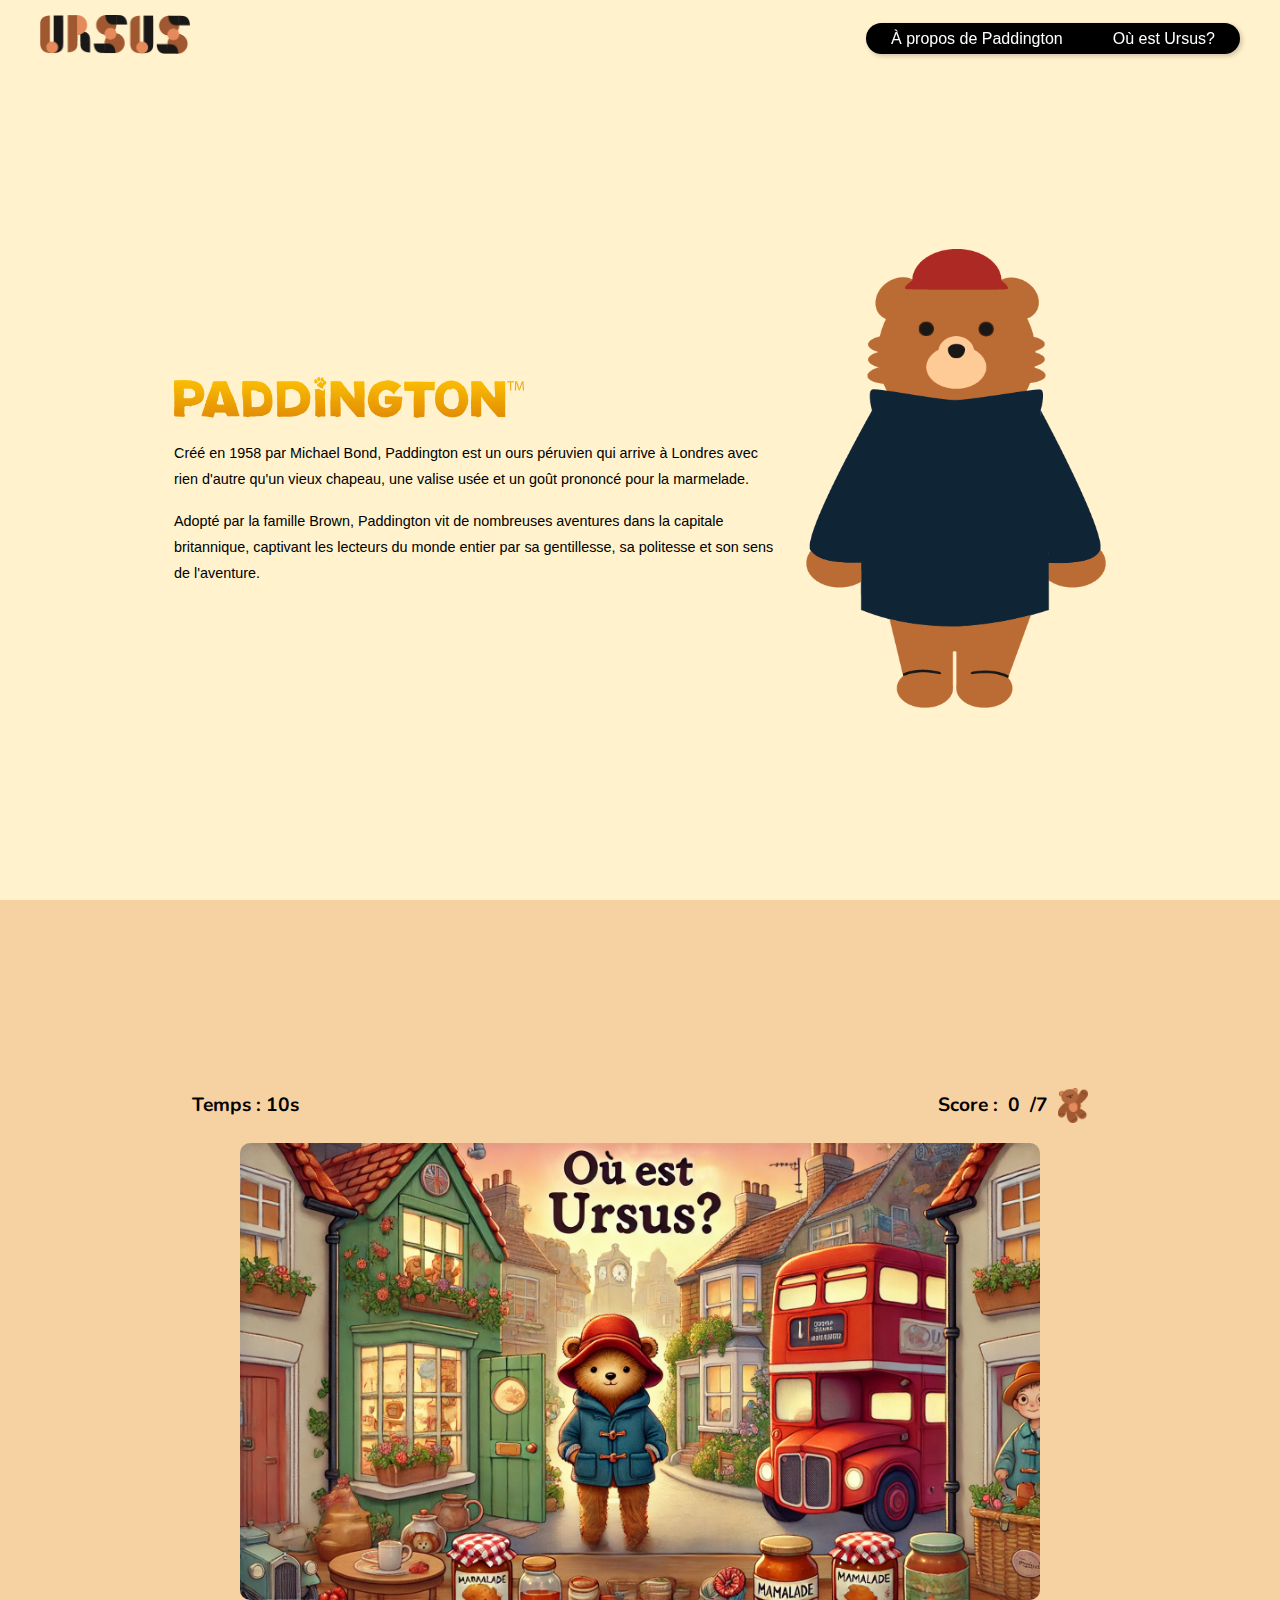
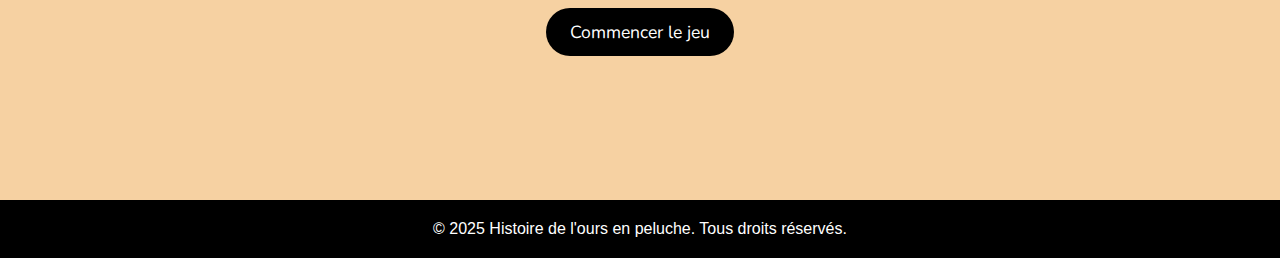
<file: paddington.html>
<!DOCTYPE html>
<html lang="fr">
<head>
    <meta charset="UTF-8">
    <meta name="viewport" content="width=device-width, initial-scale=1.0, maximum-scale=1.0, user-scalable=no">
    <title>Paddington - L'ours venu du Pérou</title>
    <meta name="description" content="Découvrez l'histoire de Paddington, l'ours péruvien qui a conquis le cœur de Londres et du monde entier.">
    <link rel="stylesheet" href="paddington.css">
    <link rel="preconnect" href="https://fonts.googleapis.com">
    <link rel="preconnect" href="https://fonts.gstatic.com" crossorigin>
    <link href="https://fonts.googleapis.com/css2?family=Nunito:ital,wght@0,200..1000;1,200..1000&family=Quicksand:wght@300..700&display=swap" rel="stylesheet">
</head>
<body>
    <header>
        <div class="header-content">
            <a href="index.html"><img src="images/LogoUrsus.png" width="150" alt="Logo Ursus"></a>
            <button class="menu-toggle" aria-label="Toggle menu">
                <span></span>
                <span></span>
                <span></span>
            </button>
            <nav class="main-nav">
                <ul>
                    <li><a href="#section1">À propos de Paddington</a></li>
                    <li><a href="#section2">Où est Ursus?</a></li>
                </ul>
            </nav>
        </div>
    </header>

    <main>
        <section id="section1" class="section">
            <div class="section-container">
                <div class="text-container">
                    <img src="images/paddingtontext.png" width="400" alt="Paddington">
                    <p>Créé en 1958 par Michael Bond, Paddington est un ours péruvien qui arrive à Londres avec rien d'autre qu'un vieux chapeau, une valise usée et un goût prononcé pour la marmelade.</p>
                    <p>Adopté par la famille Brown, Paddington vit de nombreuses aventures dans la capitale britannique, captivant les lecteurs du monde entier par sa gentillesse, sa politesse et son sens de l'aventure.</p>
                </div>
                <div class="image-container">
                    <img src="images/paddingtonimg.png" alt="Paddington" class="main-image">
                </div>
            </div>
        </section>

        <section id="section2" class="section">
            <div class="section-container game-section">
                <div class="game-interface">
                    <div class="game-stats">
                        <div class="timer">Temps : <span id="timer">10</span>s</div>
                        <div class="score">
                            Score : <span id="score">0</span>/7
                            <img src="images/oursursus.png" alt="Ursus" class="score-icon">
                        </div>
                    </div>
                    <div id="game-container" class="game-container">
                        <img id="game-image" src="images/Covergame.png" alt="Trouve Ursus" class="game-image">
                        <button id="start-game" class="start-button">Commencer le jeu</button>
                        <div id="success-message" class="success-message hidden">
                            Bravo, tu as trouvé Ursus !
                        </div>
                    </div>
                    <div id="game-over" class="game-over hidden">
                        <h3>Partie terminée!</h3>
                        <p>Score final: <span id="final-score">0</span>/7</p>
                        <button id="replay-button" class="replay-button">Rejouer</button>
                    </div>
                </div>
            </div>
        </section>
    </main>

    <footer>
        <p>&copy; 2025 Histoire de l'ours en peluche. Tous droits réservés.</p>
    </footer>

    <script src="paddington.js"></script>
</body>
</html>
</file>
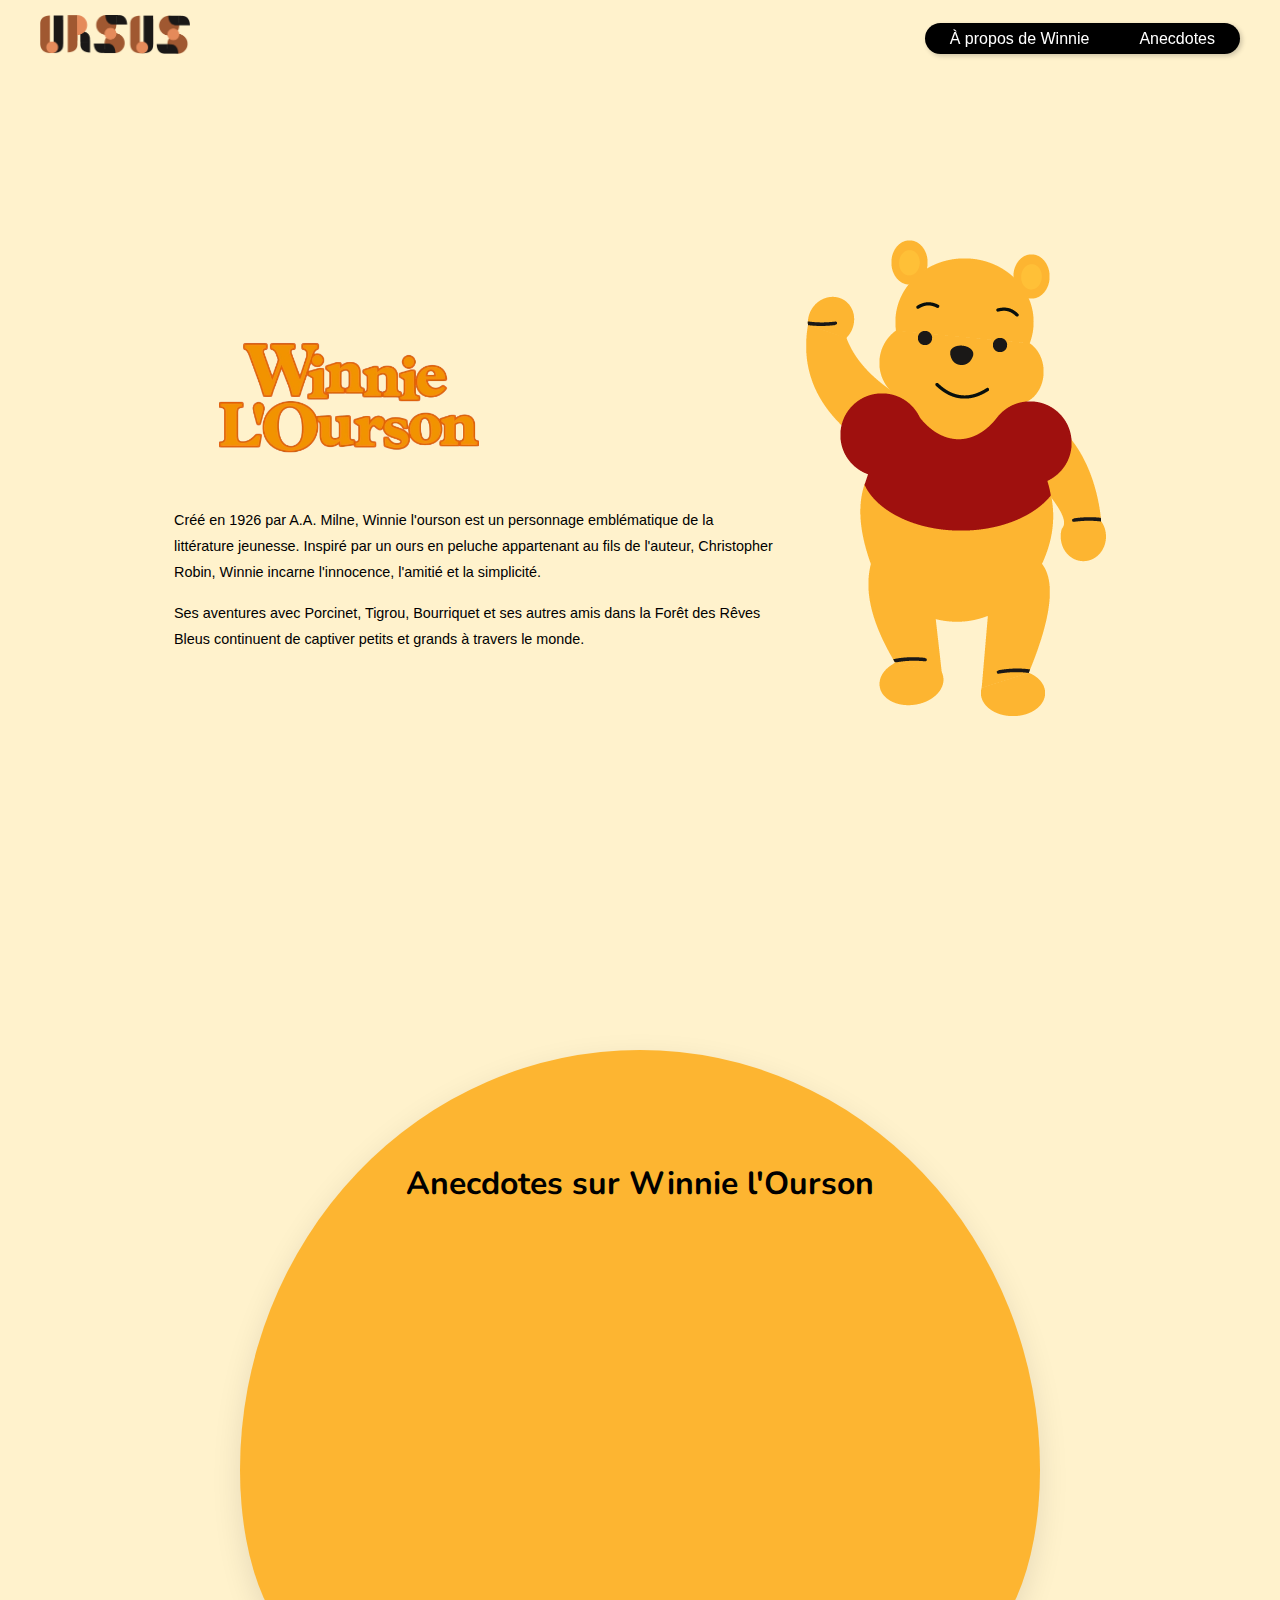
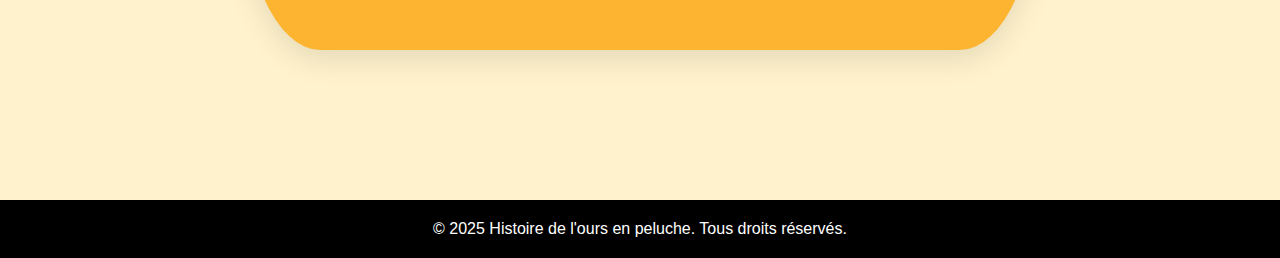
<file: winnie.html>
<!DOCTYPE html>
<html lang="fr">
<head>
    <meta charset="UTF-8">
    <meta name="viewport" content="width=device-width, initial-scale=1.0">
    <title>Winnie l'ourson</title>
    <link rel="stylesheet" href="winnie.css">
    <link rel="preconnect" href="https://fonts.googleapis.com">
    <link rel="preconnect" href="https://fonts.gstatic.com" crossorigin>
    <link href="https://fonts.googleapis.com/css2?family=Nunito:ital,wght@0,200..1000;1,200..1000&family=Quicksand:wght@300..700&display=swap" rel="stylesheet">
</head>
<body>
    <header>
        <div class="header-content">
            <a href="index.html"><img src="images/LogoUrsus.png" width="150" alt="Logo Ursus"></a>
            <button class="menu-toggle" aria-label="Toggle menu">
                <span></span>
                <span></span>
                <span></span>
            </button>
            <nav class="main-nav">
                <ul>
                    <li><a href="#section1">À propos de Winnie</a></li>
                    <li><a href="#section2">Anecdotes</a></li>
                </ul>
            </nav>
        </div>
    </header>


    <main>
        <section id="section1" class="section">
            <div class="section-container">
                <div class="text-container">
                    <img src="images/winnietext.png" width="400px" alt="">
                    <p>Créé en 1926 par A.A. Milne, Winnie l'ourson est un personnage emblématique de la littérature jeunesse. Inspiré par un ours en peluche appartenant au fils de l'auteur, Christopher Robin, Winnie incarne l'innocence, l'amitié et la simplicité.</p>
                    <p>Ses aventures avec Porcinet, Tigrou, Bourriquet et ses autres amis dans la Forêt des Rêves Bleus continuent de captiver petits et grands à travers le monde.</p>
                </div>
                <div class="image-container">
                    <img src="images/winnieimg.png" alt="Winnie l'ourson et ses amis" class="main-image">
                </div>
            </div>
        </section>
        <section id="section2" class="section">
            <div class="honey-jar">

                <div class="anecdotes-container">
                    <h2>Anecdotes sur Winnie l'Ourson</h2>
                    <div class="anecdote-list">
                        <div class="anecdote-item">
                            <p>Le nom "Winnie" vient d'un ours noir canadien nommé Winnipeg</p>
                        </div>
                        <div class="anecdote-item">
                            <p>Le livre original a été traduit en plus de 50 langues</p>
                        </div>
                        <div class="anecdote-item">
                            <p>Winnie l'ourson a reçu son étoile sur le Walk of Fame d'Hollywood en 2006</p>
                        </div>
                        <div class="anecdote-item">
                            <p>Les droits d'adaptation de Winnie appartiennent à Disney depuis 1961</p>
                        </div>
                        <div class="anecdote-item">
                            <p>Le vrai Christopher Robin a donné son nom au fils de Winnie dans les histoires</p>
                        </div>
                        <div class="anecdote-item">
                            <p>Winnie l'ourson est le personnage préféré de nombreux enfants dans le monde entier</p>
                        </div>
                    </div>
                </div>
            </div>
        </section>
    </main>
    <footer>
        <p>&copy; 2025 Histoire de l'ours en peluche. Tous droits réservés.</p>
    </footer>

    <script src="winnie.js"></script>
</body>
</html>
</file>
<file: paddington.css>
/* Root Variables */
:root {
  --primary-color: #000000;
  --secondary-color: #a67b5b;
  --white: #ffffff;
  --light-background: #f5e1d1;
  --soft-yellow: #fff2cc;
}

/* Global Styles */
* {
  margin: 0;
  padding: 0;
  box-sizing: border-box;
  scroll-behavior: smooth;
}

body {
  font-family: Arial, sans-serif;
  line-height: 1.6;
  overflow-x: hidden;
}

/* Header */
header {
  position: fixed;
  top: 0;
  left: 0;
  right: 0;
  padding: 15px 30px;
  display: flex;
  align-items: center;
  justify-content: space-between;
  z-index: 1000;
}

.header-content {
  display: flex;
  align-items: center;
  width: 100%;
  max-width: 1200px;
  margin: 0 auto;
}

img {
  width: 150px;
}

.main-nav {
  margin-left: auto;
}

.main-nav ul {
  display: flex;
  list-style: none;
  margin: 0;
  padding: 0;
  background: rgb(0, 0, 0);
  border-radius: 30px;
  box-shadow: 2px 2px 5px rgba(0, 0, 0, 0.2);
}

.main-nav ul li {
  margin: 0 15px;
}

.main-nav ul li a {
  color: white;
  text-decoration: none;
  font-size: 1rem;
  transition: opacity 0.3s;
  display: block;
  padding: 3px 10px;
}

.main-nav ul li a:hover {
  opacity: 0.7;
}

/* Section Styles */
.section {
  padding: 8rem 2rem 4rem;
  min-height: 100vh;
  display: flex;
  justify-content: center;
  align-items: center;
}

#section1 {
  background-color: var(--soft-yellow);
  position: relative;
  overflow: hidden;
}

.section-container {
  position: relative;
  z-index: 2;
  max-width: 1200px;
  display: flex;
  flex-wrap: wrap;
  gap: 2rem;
  justify-content: space-between;
  align-items: center;
  padding: 2rem;
}

.text-container {
  flex: 1;
  min-width: 300px;
  max-width: 600px;
}

.section-title {
  font-size: 3rem;
  color: var(--primary-color);
  margin-bottom: 1.5rem;
  font-family: "Nunito", serif;
  position: relative;
  display: inline-block;
}

.section-title::after {
  content: "";
  position: absolute;
  bottom: -10px;
  left: 0;
  width: 50%;
  height: 3px;
  background-color: var(--secondary-color);
}

.section-content {
  font-size: 1.2rem;
  line-height: 1.8;
  color: #333;
}

.section-content p {
  margin-bottom: 1rem;
}

/* Media Query for Small Screens */
@media (max-width: 768px) {
  .section-container {
    flex-direction: column;
    text-align: center;
  }

  .section-title::after {
    left: 25%;
    width: 50%;
  }

  .image-container {
    order: -1;
  }
}

.text-container p {
  font-size: 0.9rem;
  margin-top: 1rem;
  line-height: 1.8;
  color: #000000;
}
.text-container img {
  width: 350px;
}

.image-container img {
  width: 100%;
  max-width: 300px;
}
#section2 {
  background-color: #f6d1a2;
  position: relative;
}

.game-section {
  text-align: center;
  max-width: 1000px;
  margin: 0 auto;
}

.game-interface {
  border-radius: 15px;
  padding: 20px;
}

.game-stats {
  font-family: "Nunito", serif;
  display: flex;
  justify-content: space-between;
  align-items: center;
  margin-bottom: 20px;
  font-size: 1.2rem;
  font-weight: bold;
}

.score {
  display: flex;
  align-items: center;
  gap: 10px;
}

.score-icon {
  width: 30px;
  height: 35px;
}

.start-button,
.replay-button {
  font-family: "Nunito", serif;
  background-color: var(--primary-color);
  color: white;
  border: none;
  padding: 12px 24px;
  border-radius: 50px;
  font-size: 1.1rem;
  cursor: pointer;
  transition: background-color 0.3s;
}

.start-button:hover,
.replay-button:hover {
  background-color: var(--secondary-color);
}

.game-container {
  position: relative;
  margin: 20px 0;
  cursor: crosshair;
}

.game-image {
  width: 100%;
  max-width: 800px;
  border-radius: 10px;
}

.success-message {
  position: absolute;
  top: 50%;
  left: 50%;
  transform: translate(-50%, -50%);
  background-color: rgba(51, 142, 43, 0.9);
  color: white;
  padding: 10px 20px;
  border-radius: 50px;
  font-size: 20px;
  font-weight: bold;
  animation: bounce 0.5s ease infinite alternate;
}

@keyframes bounce {
  from {
    transform: translate(-50%, -45%);
  }
  to {
    transform: translate(-50%, -55%);
  }
}

.game-over {
  text-align: center;
  margin-top: 20px;
}

.game-over h3 {
  font-size: 1.8rem;
  margin-bottom: 10px;
}

.hidden {
  display: none;
}

footer {
  text-align: center;
  padding: 1rem;
  background-color: var(--primary-color);
  color: var(--white);
  font-size: 1rem;
}

#backgroundCanvas {
  position: fixed;
  top: 0;
  left: 0;
  width: 100%;
  height: 100%;
  z-index: -1;
}

/* Styles pour le bouton du menu burger */
.menu-toggle {
  display: none;
  flex-direction: column;
  justify-content: space-around;
  width: 30px;
  height: 25px;
  background: transparent;
  border: none;
  cursor: pointer;
  padding: 0;
  z-index: 10;
}

.menu-toggle span {
  width: 30px;
  height: 3px;
  background: var(--primary-color);
  border-radius: 10px;
  transition: all 0.3s linear;
  position: relative;
  transform-origin: 1px;
}

@media (max-width: 768px) {
  .header-content {
    flex-direction: column;
    align-items: flex-start;
  }

  .main-nav {
    margin-top: 1rem;
  }

  .main-nav ul {
    flex-direction: column;
    align-items: center;
  }

  .main-nav ul li {
    margin: 0.5rem 0;
  }

  .section-container {
    flex-direction: column;
  }

  .game-stats {
    flex-direction: column;
    gap: 10px;
  }

  .game-image {
    max-width: 100%;
    height: auto;
  }

  .game-container {
    touch-action: none; /* Empêcher le zoom et le défilement sur mobile */
  }

  .success-message {
    font-size: 1rem;
    padding: 8px 16px;
  }
  .score-icon {
    width: 20px;
    height: 23px;
  }
  .start-button,
  .replay-button {
    font-size: 1rem;
    padding: 10px 20px;
  }
}

@media screen and (max-width: 768px) {
  .menu-toggle {
    display: flex;
  }

  .main-nav {
    position: fixed;
    top: 0;
    right: 0;
    height: 100vh;
    width: 300px;
    background-color: var(--primary-color);
    padding: 50px 10px;
    transform: translateX(100%);
    transition: transform 0.3s ease-in-out;
  }

  .main-nav.open {
    transform: translateX(0);
  }

  .main-nav ul {
    flex-direction: column;
    align-items: center;
  }

  .main-nav ul li {
    margin: 15px 0;
  }

  .main-nav ul li a {
    font-size: 1.2rem;
  }

  .header-content {
    flex-direction: row;
    justify-content: space-between;
  }

  .section-container {
    flex-direction: column;
    align-items: center;
  }

  .text-container,
  .image-container {
    width: 100%;
    text-align: center;
  }

  .text-container img {
    width: 100%;
    max-width: 350px;
  }

  .image-container img {
    max-width: 250px;
  }

  .game-stats {
    flex-direction: column;
    align-items: center;
  }

  .game-image {
    max-width: 100%;
  }

  .success-message {
    font-size: 1rem;
    padding: 10px 20px;
  }
}

@media screen and (max-width: 480px) {
  .section {
    padding: 6rem 1rem 2rem;
  }

  .text-container p {
    font-size: 0.8rem;
  }

  .game-stats {
    flex-direction: column;
    align-items: center;
    gap: 10px;
    font-size: 1rem;
  }

  .success-message {
    font-size: 0.9rem;
    padding: 6px 12px;
  }

  .start-button,
  .replay-button {
    font-size: 1rem;
    padding: 10px 20px;
  }
}
</file>
<file: winnie.css>
/* Root Variables */
:root {
  --primary-color: #000000;
  --secondary-color: #a67b5b;
  --white: #ffffff;
  --light-background: #f5e1d1;
  --honey-color: #000000;
  --soft-yellow: #fff2cc;
}

/* Global Styles */
* {
  margin: 0;
  padding: 0;
  box-sizing: border-box;
  scroll-behavior: smooth;
}

body {
  font-family: Arial, sans-serif;
  line-height: 1.6;
  overflow-x: hidden;
}

/* Header */
header {
  position: fixed;
  top: 0;
  left: 0;
  right: 0;
  padding: 15px 30px;
  display: flex;
  align-items: center;
  justify-content: space-between;
  z-index: 1000;
}

.header-content {
  display: flex;
  align-items: center;
  width: 100%;
  max-width: 1200px;
  margin: 0 auto;
}

img {
  width: 150px;
}

.main-nav {
  margin-left: auto;
}

.main-nav ul {
  display: flex;
  list-style: none;
  margin: 0;
  padding: 0;
  background: rgb(0, 0, 0);
  border-radius: 30px;
  box-shadow: 2px 2px 5px rgba(0, 0, 0, 0.2);
}

.main-nav ul li {
  margin: 0 15px;
}

.main-nav ul li a {
  color: white;
  text-decoration: none;
  font-size: 1rem;
  transition: opacity 0.3s;
  display: block;
  padding: 3px 10px;
}

.main-nav ul li a:hover {
  opacity: 0.7;
}

/* Section Styles */
.section {
  padding: 8rem 2rem 4rem;
  min-height: 100vh;
  display: flex;
  justify-content: center;
  align-items: center;
}

#section1 {
  background-color: var(--soft-yellow);
  position: relative;
  overflow: hidden;
}

.section-container {
  position: relative;
  z-index: 2;
  max-width: 1200px;
  display: flex;
  flex-wrap: wrap;
  gap: 2rem;
  justify-content: space-between;
  align-items: center;
  padding: 2rem;
}

.text-container {
  flex: 1;
  min-width: 300px;
  max-width: 600px;
}

.section-title {
  font-size: 3rem;
  color: var(--primary-color);
  margin-bottom: 1.5rem;
  font-family: "Nunito", serif;
  position: relative;
  display: inline-block;
}

.section-title::after {
  content: "";
  position: absolute;
  bottom: -10px;
  left: 0;
  width: 50%;
  height: 3px;
  background-color: var(--secondary-color);
}

.section-content {
  font-size: 1.2rem;
  line-height: 1.8;
  color: #333;
}

.section-content p {
  margin-bottom: 1rem;
}

/* Media Query for Small Screens */
@media (max-width: 768px) {
  .section-container {
    flex-direction: column;
    text-align: center;
  }

  .section-title::after {
    left: 25%;
    width: 50%;
  }

  .image-container {
    order: -1;
  }
}
.text-container img {
  width: 350px;
}

.text-container p {
  font-size: 0.9rem;
  margin-top: 1rem;
  line-height: 1.8;
  color: #000000;
}

.image-container img {
  width: 100%;
  max-width: 600px;
}

#section2 {
  background-color: var(--soft-yellow);
  position: relative;
  min-height: 100vh;
  display: flex;
  justify-content: center;
  align-items: center;
  padding: 2rem;
  overflow: hidden;
}

.honey-jar {
  position: relative;
  width: 100%;
  max-width: 800px;
  background-color: #fdb531;
  border-radius: 50% 50% 10% 10% / 70% 70% 30% 30%;
  padding: 3rem;
  box-shadow: 0 10px 30px rgba(0, 0, 0, 0.1);
}

.anecdotes-container {
  position: relative;
  z-index: 1;
  padding-top: 60px;
}

.anecdotes-container h2 {
  text-align: center;
  font-family: "Nunito", serif;
  font-size: 2rem;
  color: var(--honey-color);
  margin-bottom: 2rem;
}

.anecdote-list {
  display: grid;
  grid-template-columns: repeat(auto-fit, minmax(250px, 1fr));
  gap: 1.5rem;
}

.anecdote-item {
  background-color: rgb(0, 0, 0);
  border-radius: 30px;
  padding: 2rem;
  box-shadow: 0 5px 15px rgba(0, 0, 0, 0.1);
  transition: transform 0.3s ease;
}

.anecdote-item:hover {
  transform: translateY(-5px);
}

.anecdote-icon {
  font-size: 2rem;
  text-align: center;
  margin-bottom: 0.5rem;
}

.anecdote-item p {
  font-size: 0.9rem;
  line-height: 1.4;
  color: #ffffff;
  text-align: center;
}

@media (max-width: 768px) {
  .honey-jar {
    padding: 1rem;
  }

  .anecdotes-container h2 {
    font-size: 2rem;
  }

  .anecdote-list {
    grid-template-columns: 1fr;
  }
}

.anecdotes-section {
  position: relative;
  width: 100%;
  max-width: 1000px;
  height: 600px; /* Hauteur réduite */
  margin: 0 auto;
}

.bear-center {
  position: absolute;
  left: 50%;
  top: 50%;
  transform: translate(-50%, -50%);
  width: 400px; /* Taille ajustée */
  z-index: 1;
}

.bear-center img {
  width: 100%;
  height: auto;
  display: block;
}

.anecdote {
  position: absolute;
  background-color: white;
  padding: 1rem;
  border-radius: 15px;
  box-shadow: 0 2px 10px rgba(0, 0, 0, 0.1);
  width: 250px; /* Largeur réduite */
  text-align: center;
  font-size: 0.9rem;
  line-height: 1.4;
}

/* Positionnement ajusté pour chaque anecdote */
.anecdote:nth-child(1) {
  top: 0;
  left: 50%;
  transform: translateX(-50%);
}

.anecdote:nth-child(2) {
  top: 25%;
  right: 0;
}

.anecdote:nth-child(3) {
  left: 0;
  top: 25%;
}

.anecdote:nth-child(4) {
  right: 0;
  bottom: 25%;
}

.anecdote:nth-child(5) {
  left: 0;
  bottom: 25%;
}

.anecdote:nth-child(6) {
  bottom: 0;
  left: 50%;
  transform: translateX(-50%);
}

@media (max-width: 1200px) {
  .anecdotes-section {
    height: auto;
    display: flex;
    flex-direction: column;
    align-items: center;
    gap: 1rem;
  }

  .bear-center {
    position: relative;
    width: 80%;
    max-width: 300px;
    margin: 2rem auto;
    transform: none;
    left: auto;
    top: auto;
  }

  .anecdote {
    position: relative;
    transform: none;
    width: 90%;
    max-width: 300px;
    margin: 0.5rem auto;
    left: auto;
    right: auto;
    top: auto;
    bottom: auto;
  }
}

@media (max-width: 768px) {
  .anecdotes-section {
    flex-direction: column;
  }

  .bear-center {
    max-width: 300px;
  }

  .anecdote {
    flex: 1 1 100%;
    max-width: 100%;
  }
}

footer {
  text-align: center;
  padding: 1rem;
  background-color: var(--primary-color);
  color: var(--white);
  font-size: 1rem;
}

#backgroundCanvas {
  position: fixed;
  top: 0;
  left: 0;
  width: 100%;
  height: 100%;
  z-index: -1;
}

@media (max-width: 768px) {
  .header-content {
    flex-direction: column;
    align-items: flex-start;
  }

  .main-nav {
    margin-top: 1rem;
  }

  .main-nav ul {
    flex-direction: column;
    align-items: center;
  }

  .main-nav ul li {
    margin: 0.5rem 0;
  }

  .section-container {
    flex-direction: column;
  }

  .anecdotes-section {
    flex-direction: column;
  }

  .anecdotes {
    position: relative;
    display: flex;
    flex-direction: column;
    gap: 1rem;
    margin-top: 2rem;
  }

  .anecdote {
    position: relative;
    width: 100%;
    height: auto;
    border-radius: 20px;
    top: auto;
    left: auto;
    right: auto;
    bottom: auto;
  }
}

.menu-toggle {
  display: none;
  flex-direction: column;
  justify-content: space-around;
  width: 30px;
  height: 25px;
  background: transparent;
  border: none;
  cursor: pointer;
  padding: 0;
  z-index: 10;
}

.menu-toggle span {
  width: 30px;
  height: 3px;
  background: var(--primary-color);
  border-radius: 10px;
  transition: all 0.3s linear;
  position: relative;
  transform-origin: 1px;
}

@media screen and (max-width: 768px) {
  .menu-toggle {
    display: flex;
  }

  .main-nav {
    position: fixed;
    top: 0;
    right: 0;
    height: 100vh;
    width: 300px;
    background-color: var(--primary-color);
    padding: 50px 10px;
    transform: translateX(100%);
    transition: transform 0.3s ease-in-out;
  }

  .main-nav.open {
    transform: translateX(0);
  }

  .main-nav ul {
    flex-direction: column;
    align-items: center;
  }

  .main-nav ul li {
    margin: 15px 0;
  }

  .main-nav ul li a {
    font-size: 1.2rem;
  }

  .header-content {
    flex-direction: row;
    justify-content: space-between;
  }

  .section-container {
    flex-direction: column;
    align-items: center;
  }

  .text-container,
  .image-container {
    width: 100%;
    text-align: center;
  }

  .text-container img {
    width: 100%;
    max-width: 350px;
  }

  .image-container img {
    max-width: 250px;
  }

  .honey-jar {
    padding: 1rem;
  }

  .anecdotes-container h2 {
    font-size: 1.5rem;
  }

  .anecdote-list {
    grid-template-columns: 1fr;
  }
}

@media screen and (max-width: 480px) {
  .section {
    padding: 6rem 1rem 2rem;
  }

  .text-container p {
    font-size: 0.8rem;
  }

  .anecdote-item {
    padding: 1.5rem;
  }

  .anecdote-item p {
    font-size: 0.8rem;
  }
}
</file>
